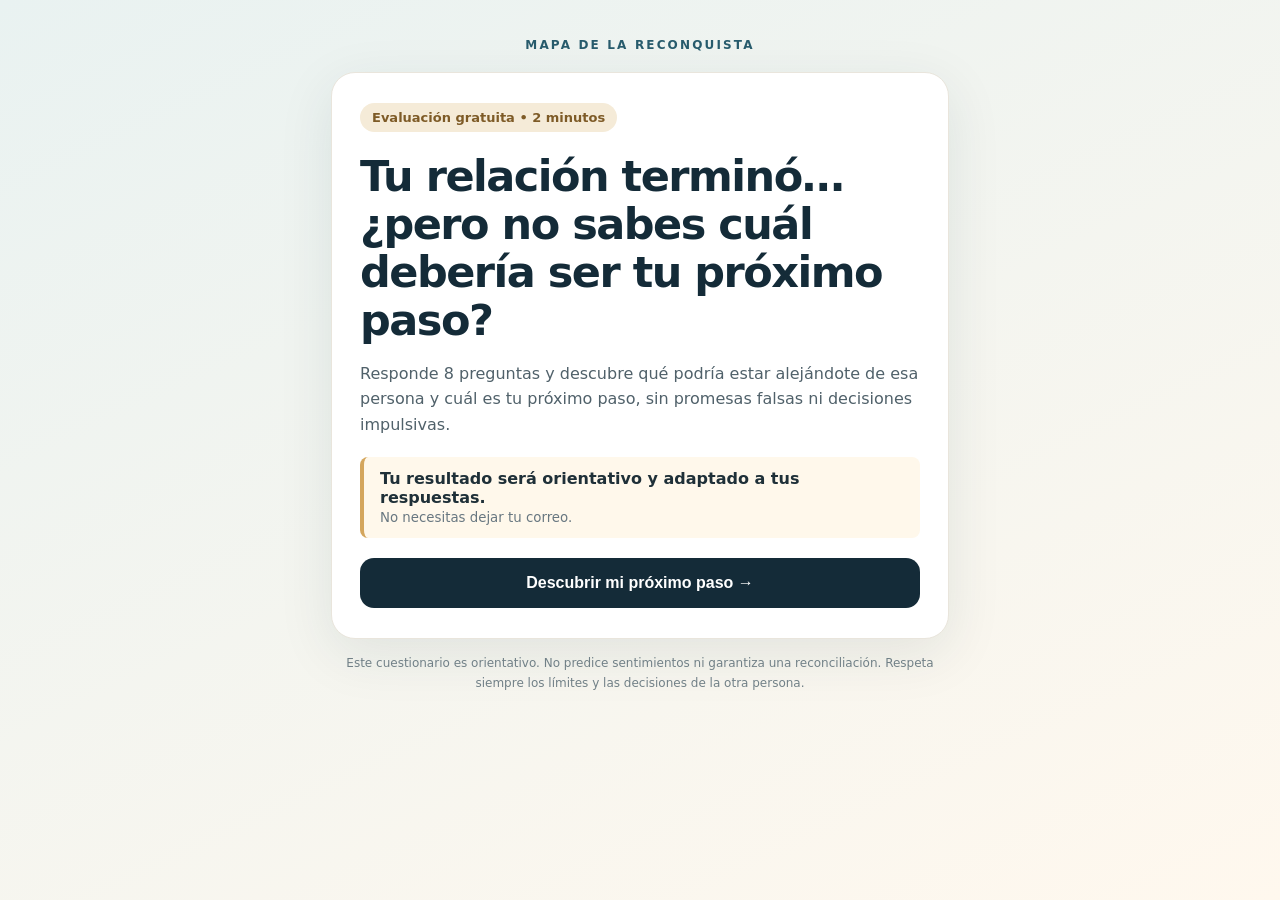
<file: index.html>
<!doctype html>
<html lang="es"><head><meta charset="utf-8"><meta name="viewport" content="width=device-width, initial-scale=1"><meta name="theme-color" content="#142b38"><title>Mapa de la Reconquista | Descubre tu próximo paso</title><style>
:root{--navy:#142b38;--blue:#275b6c;--gold:#d4a65d;--paper:#fffaf2;--ink:#1f3038;--muted:#687780}*{box-sizing:border-box}body{margin:0;font-family:system-ui,-apple-system,Segoe UI,Arial,sans-serif;background:linear-gradient(155deg,#e9f2f1,#fff8ee);color:var(--ink);min-height:100vh}.wrap{max-width:650px;margin:auto;padding:26px 16px 55px}.brand{text-align:center;font-size:12px;letter-spacing:.18em;font-weight:800;color:var(--blue);margin:12px 0 20px}.card{background:white;border-radius:24px;box-shadow:0 15px 55px #18333b18;padding:30px 28px;border:1px solid #e9e5dc}h1{font-size:clamp(28px,5.5vw,43px);line-height:1.12;letter-spacing:-.035em;color:var(--navy);margin:10px 0 16px}h2{font-size:clamp(23px,4vw,31px);line-height:1.2;color:var(--navy);margin:12px 0 20px}p{line-height:1.6;color:#50616a}small,.muted{color:var(--muted)}.eyebrow{font-size:12px;font-weight:800;color:#976e35;text-transform:uppercase;letter-spacing:.12em}.btn{border:0;cursor:pointer;border-radius:14px;padding:16px 20px;font-size:16px;font-weight:800;background:var(--navy);color:white;width:100%;transition:transform .15s,background .15s}.btn:hover{background:#214c5e;transform:translateY(-1px)}.btn:focus-visible,.option:focus-visible{outline:3px solid var(--gold);outline-offset:2px}.option{display:block;width:100%;border:1.5px solid #d9e4e6;background:#fff;border-radius:14px;text-align:left;padding:16px 18px;margin:10px 0;font-size:16px;color:var(--ink);cursor:pointer}.option:hover{background:#f0f7f7;border-color:#81a8ac}.topline{display:flex;justify-content:space-between;font-size:13px;color:#63777f;font-weight:700;margin-bottom:10px}.track{height:8px;border-radius:9px;background:#e5eded;overflow:hidden;margin-bottom:24px}.fill{height:100%;background:linear-gradient(90deg,#2c7581,#d1a55c);transition:width .25s}.back{border:0;background:transparent;color:var(--blue);font-weight:700;margin-top:20px;cursor:pointer}.pill{display:inline-block;border-radius:99px;background:#f5ebd8;color:#7e5b27;font-size:13px;font-weight:700;padding:7px 12px;margin-bottom:10px}.insight{border-left:4px solid var(--gold);padding:12px 16px;background:#fff8eb;border-radius:8px;margin:20px 0}.offer{background:var(--paper);border:1px solid #ead7b7;border-radius:18px;padding:20px;margin:24px 0}.offer h3{color:var(--navy);margin:0 0 8px}.offer ul{padding-left:22px;line-height:1.8}.fine{font-size:12px;color:#718087;text-align:center;margin-top:15px}.hidden{display:none}.emphasis{font-weight:800;color:var(--navy)}@media(max-width:480px){.wrap{padding:12px 12px 36px}.card{padding:24px 19px;border-radius:20px}}
.offer-intro{font-size:17px;line-height:1.55;color:#253c47;font-weight:650}.offer-list{list-style:none;padding:0!important;margin:18px 0}.offer-list li{position:relative;padding:0 0 13px 28px;line-height:1.48}.offer-list li:before{content:"✓";position:absolute;left:0;color:#187464;font-weight:900}.offer-list strong{color:var(--navy)}.offer-bridge{background:#eaf3f1;border-radius:12px;padding:15px 16px;margin:16px 0;color:#284852;line-height:1.55}.offer-price{border-top:1px solid #e6d7be;padding-top:19px;margin-top:20px;text-align:center}.offer-price .amount{font-size:39px;font-weight:900;color:var(--navy);letter-spacing:-.04em;line-height:1.15}.offer-price .currency{font-size:14px;font-weight:700;color:#566c72}.offer .btn{background:#136b55;box-shadow:0 6px 18px #136b5529}.offer .btn:hover{background:#105741}.offer .fine{text-align:left;line-height:1.55}.offer-tag{font-size:12px;text-transform:uppercase;letter-spacing:.08em;color:#82602e;font-weight:850}.offer h3{font-size:25px;line-height:1.17}.offer-guarantee{font-size:13px;color:#576a73;margin-top:12px}.offer ul{margin-bottom:12px}@media(max-width:480px){.offer{padding:18px 15px}.offer .btn{font-size:15px;padding:16px 10px}.offer-price .amount{font-size:36px}}
</style><!-- Meta Pixel: Mapa de la Reconquista -->
<script>
!function(f,b,e,v,n,t,s){if(f.fbq)return;n=f.fbq=function(){n.callMethod?n.callMethod.apply(n,arguments):n.queue.push(arguments)};if(!f._fbq)f._fbq=n;n.push=n;n.loaded=!0;n.version='2.0';n.queue=[];t=b.createElement(e);t.async=!0;t.src=v;s=b.getElementsByTagName(e)[0];s.parentNode.insertBefore(t,s)}(window,document,'script','https://connect.facebook.net/en_US/fbevents.js');
fbq('init','1522837436542940');
fbq('track','PageView');
</script>
<!-- End Meta Pixel -->
</head><body><main class="wrap"><div class="brand">MAPA DE LA RECONQUISTA</div><section class="card" id="screen" aria-live="polite"></section><p class="fine">Este cuestionario es orientativo. No predice sentimientos ni garantiza una reconciliación. Respeta siempre los límites y las decisiones de la otra persona.</p></main><script>
// Checkout real de Hotmart.
const CHECKOUT_URL = 'https://pay.hotmart.com/J107437498K?checkoutMode=10';
// Meta Pixel instalado en el head. Comprueba eventos en Meta Events Manager.
const questions=[
{section:'Tu situación',q:'¿Cómo te identificas?',options:[['Mujer','mujer'],['Hombre','hombre'],['Prefiero no decirlo','otro']]},
{section:'Tu situación',q:'¿En qué punto está tu relación?',options:[['Terminamos recientemente','reciente'],['Terminamos hace varios meses','meses'],['Estamos distanciados, pero no hubo una ruptura clara','distancia'],['La relación terminó hace mucho tiempo','antigua']]},
{section:'Tu situación',q:'¿Cómo es el contacto entre ustedes hoy?',options:[['Hablamos con frecuencia','frecuente'],['Hablamos de vez en cuando','ocasional'],['Casi no tenemos contacto','poco'],['Me pidió que no le contacte o me bloqueó','limite']]},
{section:'Lo que más duele',q:'¿Qué es lo que más te está costando ahora?',options:[['La ansiedad de no saber qué hacer','ansiedad'],['Las discusiones y los errores del pasado','conflicto'],['La distancia y el silencio','silencio'],['Sentir que perdí mi rumbo','rumbo']]},
{section:'Lo que deseas',q:'Si pudieras mejorar una sola cosa hoy, ¿cuál sería?',options:[['Recuperar la calma y pensar con claridad','calma'],['Entender si vale la pena intentar acercarme','entender'],['Aprender a comunicarme sin presionar','comunicar'],['Volver a enfocarme en mí','enfocarme']]},
{section:'Tu siguiente paso',q:'¿Qué has intentado hasta ahora?',options:[['Envié muchos mensajes o insistí','insisti'],['Intenté conversar con calma','converse'],['Tomé distancia para reflexionar','distancia'],['Todavía no sé qué hacer','nada']]},
{section:'Tu siguiente paso',q:'¿Qué crees que te frena más?',options:[['Actuar por impulso cuando extraño a esa persona','impulso'],['No entender qué salió mal','entender'],['No saber cuándo o cómo comunicarme','comunicacion'],['Tener miedo de aceptar la respuesta','aceptar']]},
{section:'Tu siguiente paso',q:'¿Qué te ayudaría más en los próximos 30 días?',options:[['Un plan para recuperar mi equilibrio emocional','equilibrio'],['Ejercicios para reconocer mis errores y aprender','aprendizaje'],['Orientación para comunicarme con respeto, si es apropiado','dialogo'],['Un camino para seguir adelante con claridad','claridad']]}
];
let step=-1,answers=[];const screen=document.getElementById('screen');
function safe(s){return String(s).replace(/[&<>"']/g,c=>({'&':'&amp;','<':'&lt;','>':'&gt;','"':'&quot;',"'":'&#39;'}[c]));}
function render(){window.scrollTo({top:0,behavior:'instant'});if(step===-1){screen.innerHTML=`<span class="pill">Evaluación gratuita • 2 minutos</span><h1>Tu relación terminó… ¿pero no sabes cuál debería ser tu próximo paso?</h1><p>Responde 8 preguntas y descubre qué podría estar alejándote de esa persona y cuál es tu próximo paso, sin promesas falsas ni decisiones impulsivas.</p><div class="insight"><strong>Tu resultado será orientativo y adaptado a tus respuestas.</strong><br><small>No necesitas dejar tu correo.</small></div><button class="btn" id="start">Descubrir mi próximo paso →</button>`;document.getElementById('start').onclick=()=>{step=0;fbq('trackCustom','QuizStart');render()};return;}
if(step<questions.length){const item=questions[step],pct=Math.round(step/questions.length*100);screen.innerHTML=`<div class="topline"><span>${safe(item.section)}</span><span>${step+1} de ${questions.length}</span></div><div class="track"><div class="fill" style="width:${pct}%"></div></div><h2>${safe(item.q)}</h2><div id="opts"></div><button class="back" id="back">← Volver</button>`;const opts=document.getElementById('opts');item.options.forEach(([label,value])=>{const b=document.createElement('button');b.className='option';b.textContent=label;b.onclick=()=>{answers[step]=value;step++;render()};opts.appendChild(b)});document.getElementById('back').onclick=()=>{step--;render()};return;}
renderResult();}
// Segmentación: prioridad absoluta a los límites explícitos. Los demás caminos
// combinan contacto, dolor, intentos previos, freno principal y objetivo declarado.
function profile(){
 const [gender,stage,contact,pain,wish,attempt,block,goal]=answers;
 if(contact==='limite')return 'limites';
 if(attempt==='insisti'||(block==='impulso'&&['ansiedad','rumbo'].includes(pain)))return 'insistencia';
 if(pain==='conflicto'||(block==='entender'&&goal==='aprendizaje'))return 'conflictos';
 if(contact==='frecuente'||(contact==='ocasional'&&attempt==='converse'))return 'contacto';
 if(contact==='poco'||pain==='silencio'||block==='comunicacion')return 'silencio';
 if(block==='impulso'||pain==='ansiedad')return 'impulso';
 return 'incertidumbre';
}
const profiles={
 limites:{
 name:'Hay un límite claro: insistir puede cerrar cualquier diálogo futuro',
 why:'Nos dijiste que esa persona te bloqueó o te pidió que no la contactaras. Buscarla por otra cuenta, por amigos o con nuevos mensajes no demuestra amor: ignora un límite y puede agravar la ruptura.',
 consequence:'El error más costoso ahora sería interpretar el silencio como una invitación a insistir. No tienes una señal de apertura para retomar el contacto.',
 action:'Detén los intentos de contacto. El primer paso es respetar esa decisión, revisar lo que ocurrió y preparar tu propio proceso sin esperar una respuesta.',
 bridge:'El Mapa de la Reconquista te ayuda a identificar errores que empeoran la distancia, ordenar los próximos 30 días y reconocer cuándo NO corresponde buscar una conversación.',
 bullets:['Identifica conductas que aumentan el rechazo','Organiza 30 días sin perseguir respuestas','Aprende a distinguir una apertura real de una expectativa tuya']
 },
 insistencia:{
 name:'Estás intentando recuperar la relación, pero podrías estar presionando demasiado',
 why:'Contaste que insististe con mensajes o que a veces actúas por impulso. Cuando el miedo a perder a alguien decide por ti, cada mensaje puede convertirse en otra discusión o en más distancia.',
 consequence:'Seguir escribiendo sin una señal de apertura puede hacer que la otra persona asocie el contacto contigo con presión, no con una conversación tranquila.',
 action:'Antes de enviar otro mensaje, detén la improvisación: revisa qué intentaste, cómo respondió esa persona y si existe consentimiento para volver a hablar.',
 bridge:'El Mapa de la Reconquista organiza un plan de 30 días para detectar errores de insistencia, interpretar respuestas sin fantasear y decidir si conviene acercarte o tomar distancia.',
 bullets:['Reconoce los mensajes y conductas que pueden perjudicarte','Evalúa señales antes de cualquier acercamiento','Prepara próximos pasos sin presión ni impulsividad']
 },
 conflictos:{
 name:'El obstáculo no es solo la distancia: son los problemas que quedaron sin resolver',
 why:'Tus respuestas destacan discusiones, errores del pasado o dudas sobre qué falló. Retomar el contacto sin entender esos problemas puede reabrir las mismas heridas.',
 consequence:'Incluso si vuelven a hablar, una conversación que repita reproches o promesas vagas puede terminar igual que antes.',
 action:'Identifica el conflicto principal, diferencia lo que depende de ti de lo que depende de la otra persona y prepara cambios observables antes de plantear una reconciliación.',
 bridge:'El Mapa de la Reconquista te guía para revisar patrones de la ruptura, evitar conversaciones que reavivan conflictos y planear un acercamiento responsable si existe disposición mutua.',
 bullets:['Detecta patrones que contribuyeron a la ruptura','Prepara una conversación sin reproches ni presión','Organiza cambios concretos para los próximos 30 días']
 },
 contacto:{
 name:'Todavía hay comunicación: no la conviertas en otra ruptura',
 why:'Nos dijiste que aún hablan, al menos de vez en cuando. Eso permite observar cómo se comunican, pero no significa por sí solo que tu ex quiera volver.',
 consequence:'Confundir una respuesta cordial con una señal de reconciliación puede llevarte a acelerar una conversación para la que la otra persona no está preparada.',
 action:'Observa si el interés por hablar es mutuo, evita exigir definiciones y distingue cortesía, costumbre y una apertura explícita para conversar sobre la relación.',
 bridge:'El Mapa de la Reconquista ofrece una secuencia de 30 días para leer señales con más criterio, evitar errores de comunicación y preparar el siguiente paso cuando ambos quieran hablar.',
 bullets:['Distingue contacto habitual de interés real','Evita mensajes que presionan por una respuesta','Planifica conversaciones respetuosas cuando haya apertura']
 },
 silencio:{
 name:'El silencio te está dejando sin rumbo: adivinar sus motivos puede empeorarlo',
 why:'Tus respuestas muestran poco contacto, distancia o incertidumbre sobre cuándo escribir. El silencio no demuestra ni que esa persona te extrañe ni que quiera volver.',
 consequence:'Mandar mensajes solo para comprobar si todavía le importas puede aumentar la distancia y dejarte atrapado esperando señales ambiguas.',
 action:'Revisa cómo terminó la última conversación, respeta cualquier petición de espacio y decide tus próximos pasos con señales verificables, no con suposiciones.',
 bridge:'El Mapa de la Reconquista te ayuda a entender qué señales sí importan, qué errores evitar durante la distancia y cómo estructurar un posible acercamiento si es bienvenido.',
 bullets:['Interpreta la distancia sin inventar señales','Evita errores comunes durante el silencio','Organiza un plan antes de considerar un mensaje']
 },
 impulso:{
 name:'Tu mayor riesgo es tomar una decisión desesperada en el momento equivocado',
 why:'Dijiste que la ansiedad o el impulso te dificultan decidir qué hacer. Cuando cada emoción termina en un mensaje, una llamada o una explicación, es fácil perder de vista cómo responde la otra persona.',
 consequence:'Una reacción precipitada puede transformar una posibilidad de diálogo en una nueva discusión o una petición de más distancia.',
 action:'Establece criterios claros antes de contactar: qué ocurrió, qué señales existen y qué límites debes respetar. No actúes solo porque hoy extrañas más.',
 bridge:'El Mapa de la Reconquista convierte esos próximos 30 días en pasos concretos para evitar decisiones impulsivas, evaluar señales y preparar un acercamiento únicamente si es apropiado.',
 bullets:['Detecta momentos en los que conviene no escribir','Evalúa señales antes de tomar decisiones','Sigue pasos organizados en lugar de improvisar']
 },
 incertidumbre:{
 name:'Querer volver no basta: necesitas saber qué hacer y qué evitar',
 why:'Tus respuestas indican que quieres una dirección, pero todavía no tienes claro qué estrategia seguir ni qué señales tomar en cuenta.',
 consequence:'Sin un plan, puedes alternar entre insistir, desaparecer para provocar una reacción y volver a escribir, sin saber si algo de eso es bienvenido.',
 action:'Empieza por revisar el tipo de ruptura, el contacto actual y la disposición mutua. A partir de eso, decide si corresponde intentar conversar o respetar la distancia.',
 bridge:'El Mapa de la Reconquista organiza tus próximos 30 días con criterios para leer señales, evitar errores frecuentes y elegir el siguiente paso sin forzar una respuesta.',
 bullets:['Aclara qué señales realmente tienes','Evita movimientos contradictorios después de la ruptura','Construye un plan de acción de 30 días']
 }
};
function getPersonalDetails(){
 const [gender,stage,contact,pain,wish,attempt,block,goal]=answers;
 const stages={reciente:'Como la ruptura fue reciente, evita intentar resolver todo de inmediato.',meses:'Como ya pasaron varios meses, no supongas que la situación sigue igual que al principio.',distancia:'Como no hubo una ruptura claramente definida, conviene aclarar los límites antes de hablar de volver.',antigua:'Como pasó bastante tiempo, cualquier conversación debe partir de la realidad actual, no de cómo eran antes.'};
 const goals={equilibrio:'Tu prioridad declarada es recuperar estabilidad antes de decidir.',aprendizaje:'Quieres entender qué salió mal: comienza por hechos y cambios concretos.',dialogo:'Quieres comunicarte mejor: hazlo solo si hay disposición mutua.',claridad:'Quieres una dirección clara: empieza por distinguir hechos de expectativas.'};
 return [stages[stage],goals[goal]].filter(Boolean);
}
let resultTracked=false;
function renderResult(){
 const id=profile(),p=profiles[id],details=getPersonalDetails();
 if(!resultTracked){fbq('track','ViewContent',{content_name:'Mapa de la Reconquista - Oferta quiz',content_category:id});resultTracked=true;}
 screen.innerHTML=`<span class="eyebrow">Tu resultado personalizado</span><div class="track"><div class="fill" style="width:100%"></div></div><span class="pill">Análisis basado en tus respuestas</span><h1>${safe(p.name)}</h1><p>${safe(p.why)}</p><div class="insight"><strong>Lo que podría pasar si sigues igual:</strong><p>${safe(p.consequence)}</p></div><h2 style="font-size:22px;margin-bottom:10px">Tu próximo paso</h2><p>${safe(p.action)}</p>${details.map(d=>`<p class="muted" style="font-size:14px">✓ ${safe(d)}</p>`).join('')}<div class="offer" id="paid-offer"><span class="offer-tag">Tu diagnóstico fue gratuito. Lo siguiente es opcional y de pago.</span><h3>¿Y ahora qué haces para no alejar aún más a esa persona?</h3><p class="offer-intro">Ya conoces el riesgo principal de tu situación. Pero saber qué está fallando no es lo mismo que tener un plan para actuar sin improvisar.</p><div class="offer-bridge"><strong>Para tu caso:</strong> ${safe(p.bridge)}</div><p><strong>Esto es lo que recibes con el Mapa de la Reconquista:</strong></p><ul class="offer-list"><li><strong>Plan de 30 días, paso a paso:</strong> una actividad concreta por día para frenar impulsos, revisar errores y decidir si conviene contactar, esperar o soltar.</li><li><strong>7 ejemplos de mensajes para reabrir el diálogo:</strong> opciones según el contexto, sin rogar, exigir respuestas ni fingir que nada pasó. Úsalos solo cuando exista una oportunidad de contacto respetuosa.</li><li><strong>Checklist antes de escribirle:</strong> preguntas para evaluar si estás listo, si hay un motivo natural para hablar y si puedes aceptar un “no”.</li><li><strong>Guía para leer sus respuestas:</strong> distingue una respuesta cordial de señales sostenidas de interés y aprende cuándo bajar el ritmo.</li><li><strong>Fórmula de disculpa y acercamiento:</strong> cómo reconocer tu responsabilidad sin excusas, demostrar cambios y proponer una conversación sin presionar.</li></ul><p><strong>Cómo se usa:</strong> recibe el material digital, empieza por identificar los errores de tu situación y sigue las actividades del plan. Si aparece una oportunidad real de diálogo, consulta el checklist y los ejemplos antes de decidir qué decir.</p><p class="offer-guarantee">Es una guía digital de lectura y ejercicios, no un servicio de asesoría individual ni una técnica para controlar los sentimientos de tu ex. No garantiza que vuelvan. Si te pidió que no le contactes o te bloqueó, respeta ese límite: los modelos de mensajes no son una autorización para escribirle.</p><div class="offer-price"><span class="offer-tag">Acceso al material digital</span><div class="amount">US$ 5,90</div><div class="currency">Pago único · el precio final y los medios de pago se confirman en Hotmart</div></div><button class="btn" id="buy">Quiero recibir el Mapa de la Reconquista por US$ 5,90 →</button><p class="fine">Al tocar el botón irás al checkout seguro de Hotmart para revisar los datos y finalizar tu compra. No se realiza ningún cobro en este cuestionario.</p></div><button class="back" id="again">↺ Rehacer evaluación</button>`;
 document.getElementById('buy').onclick=()=>{
  if(CHECKOUT_URL.startsWith('https://')){
   fbq('track','InitiateCheckout',{content_name:'Mapa de la Reconquista',content_category:id});
   // Conserva los parámetros de campaña recibidos en la URL del quiz.
   const target=new URL(CHECKOUT_URL);const incoming=new URLSearchParams(window.location.search);
   for(const [key,value] of incoming){if(/^(utm_[a-z0-9_]+|fbclid|src|sck)$/i.test(key)&&!target.searchParams.has(key))target.searchParams.set(key,value);}
   setTimeout(()=>{window.location.href=target.toString()},180);
  }else alert('Configura el enlace real de Hotmart en CHECKOUT_URL.');
 };
 document.getElementById('again').onclick=()=>{answers=[];step=-1;resultTracked=false;render()};
}
render();
</script></body></html>
</file>
